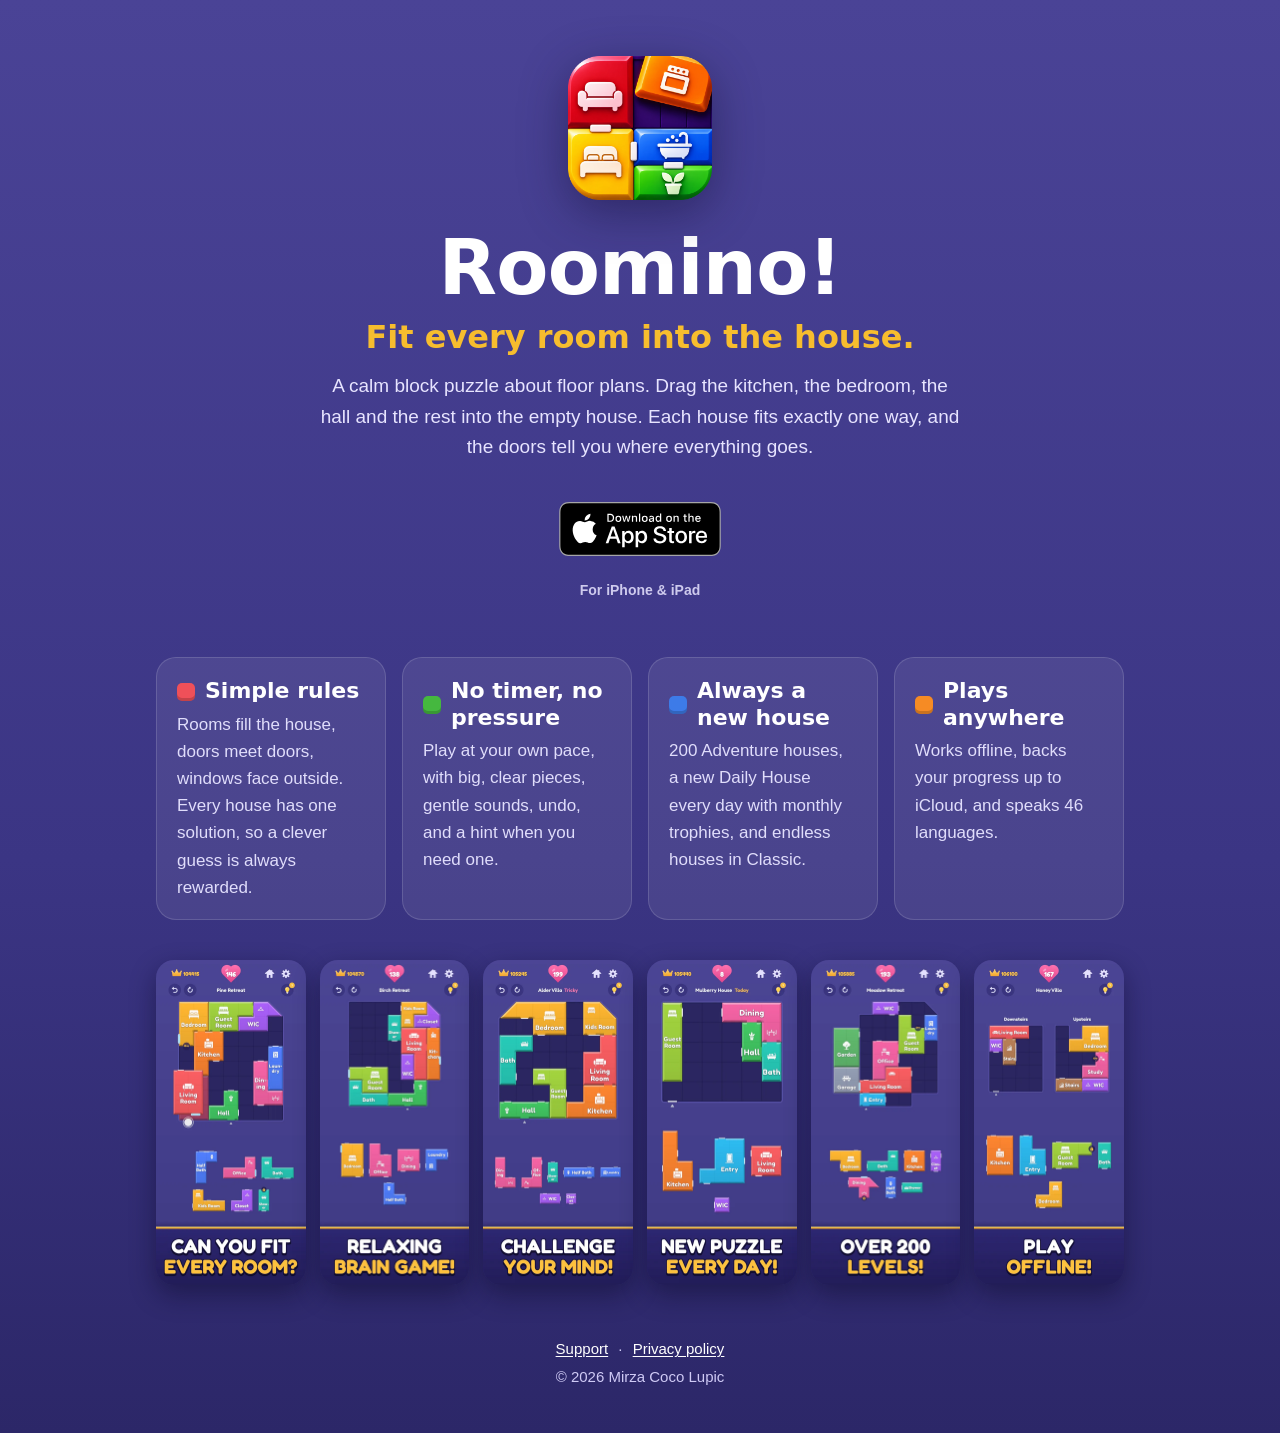
<file: index.html>
<!doctype html>
<html lang="en">
<head>
<meta charset="utf-8">
<meta name="viewport" content="width=device-width, initial-scale=1">
<title>Roomino! – a calm floor-plan puzzle</title>
<meta name="description" content="Fit every room into the house, and make every door meet a door. A calm block puzzle about floor plans, with 200 houses and a new house every day. For iPhone and iPad.">
<meta name="theme-color" content="#4a4396">
<meta name="color-scheme" content="light">
<link rel="canonical" href="https://roominogame.com/">
<link rel="icon" href="/favicon.ico" sizes="any">
<link rel="icon" type="image/png" href="/favicon-32.png" sizes="32x32">
<link rel="apple-touch-icon" href="/apple-touch-icon.png">
<link rel="stylesheet" href="/assets/site.css">
<meta property="og:type" content="website">
<meta property="og:site_name" content="Roomino!">
<meta property="og:title" content="Roomino! – a calm floor-plan puzzle">
<meta property="og:description" content="Fit every room into the house, and make every door meet a door. For iPhone and iPad.">
<meta property="og:url" content="https://roominogame.com/">
<meta property="og:image" content="https://roominogame.com/assets/og-image.png">
<meta property="og:image:width" content="1200">
<meta property="og:image:height" content="630">
<meta name="twitter:card" content="summary_large_image">
</head>
<body class="home">
<main class="wrap">
  <section class="hero">
    <img class="icon" src="/assets/icon-512.png" width="144" height="144" alt="The Roomino! app icon: colourful rooms fitted together">
    <h1>Roomino!</h1>
    <p class="tagline">Fit every room into the house.</p>
    <p class="lead">A calm block puzzle about floor plans. Drag the kitchen, the bedroom, the hall and the rest into the empty house. Each house fits exactly one way, and the doors tell you where everything goes.</p>
    <p class="get">
      <a class="store" href="https://apps.apple.com/app/id6832124341"><img src="/assets/app-store-badge.svg" width="162" height="54" alt="Download on the App Store"></a>
      <small>For iPhone &amp; iPad</small>
    </p>
  </section>

  <section class="features" aria-label="What's in the game">
    <div class="feature" style="--tile: var(--red)">
      <h2>Simple rules</h2>
      <p>Rooms fill the house, doors meet doors, windows face outside. Every house has one solution, so a clever guess is always rewarded.</p>
    </div>
    <div class="feature" style="--tile: var(--green)">
      <h2>No timer, no pressure</h2>
      <p>Play at your own pace, with big, clear pieces, gentle sounds, undo, and a hint when you need one.</p>
    </div>
    <div class="feature" style="--tile: var(--blue)">
      <h2>Always a new house</h2>
      <p>200 Adventure houses, a new Daily House every day with monthly trophies, and endless houses in Classic.</p>
    </div>
    <div class="feature" style="--tile: var(--orange)">
      <h2>Plays anywhere</h2>
      <p>Works offline, backs your progress up to iCloud, and speaks 46 languages.</p>
    </div>
  </section>

  <ul class="shots" aria-label="Screenshots">
    <li><img src="/assets/shots/1-can-you-fit-every-room.webp" width="600" height="1305" loading="lazy" alt="A half-built house with rooms waiting below it: can you fit every room?"></li>
    <li><img src="/assets/shots/2-relaxing-brain-game.webp" width="600" height="1305" loading="lazy" alt="A relaxing brain game"></li>
    <li><img src="/assets/shots/3-challenge-your-mind.webp" width="600" height="1305" loading="lazy" alt="Challenge your mind"></li>
    <li><img src="/assets/shots/4-new-puzzle-every-day.webp" width="600" height="1305" loading="lazy" alt="A new puzzle every day"></li>
    <li><img src="/assets/shots/5-over-200-levels.webp" width="600" height="1305" loading="lazy" alt="Over 200 levels on the Adventure map"></li>
    <li><img src="/assets/shots/6-play-offline.webp" width="600" height="1305" loading="lazy" alt="Play offline"></li>
  </ul>
</main>
<footer class="site-foot">
  <nav><a href="/support/">Support</a> · <a href="/privacy/">Privacy policy</a></nav>
  <div>© 2026 Mirza Coco Lupic</div>
</footer>
</body>
</html>
</file>
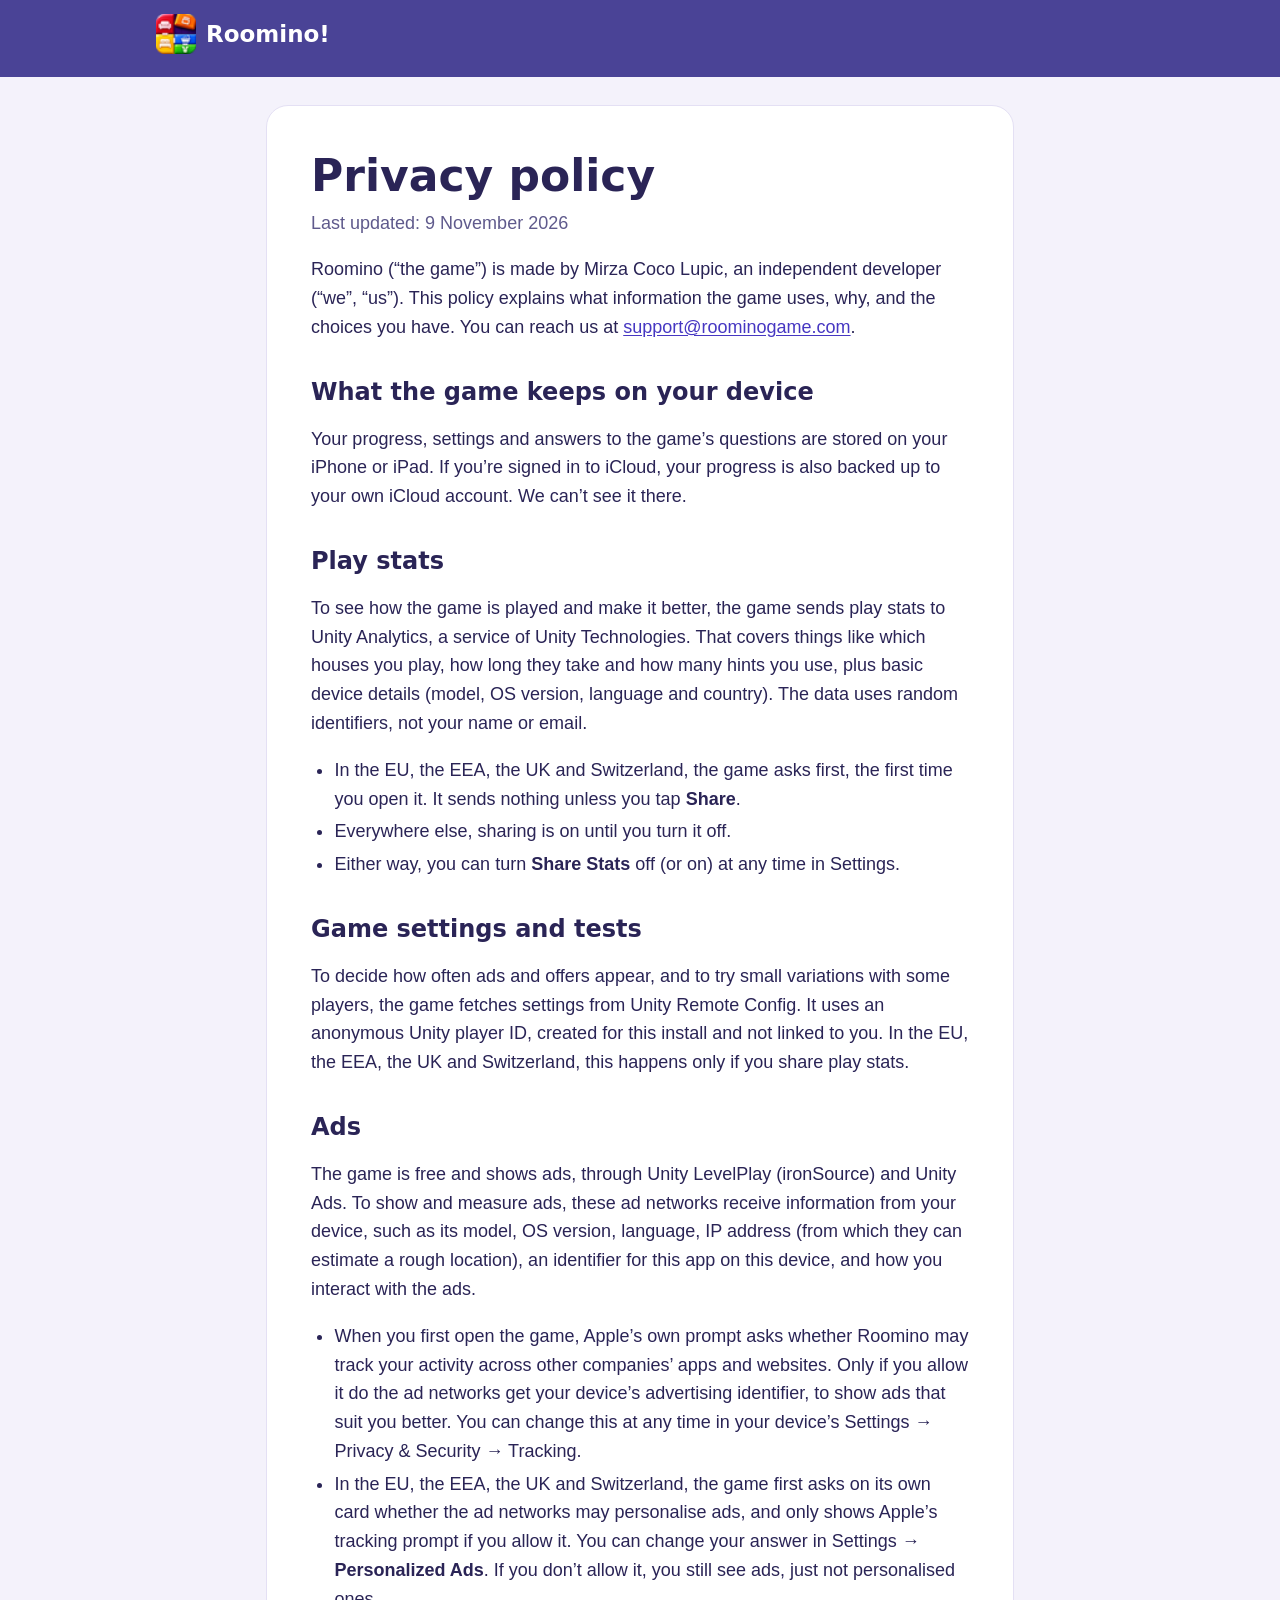
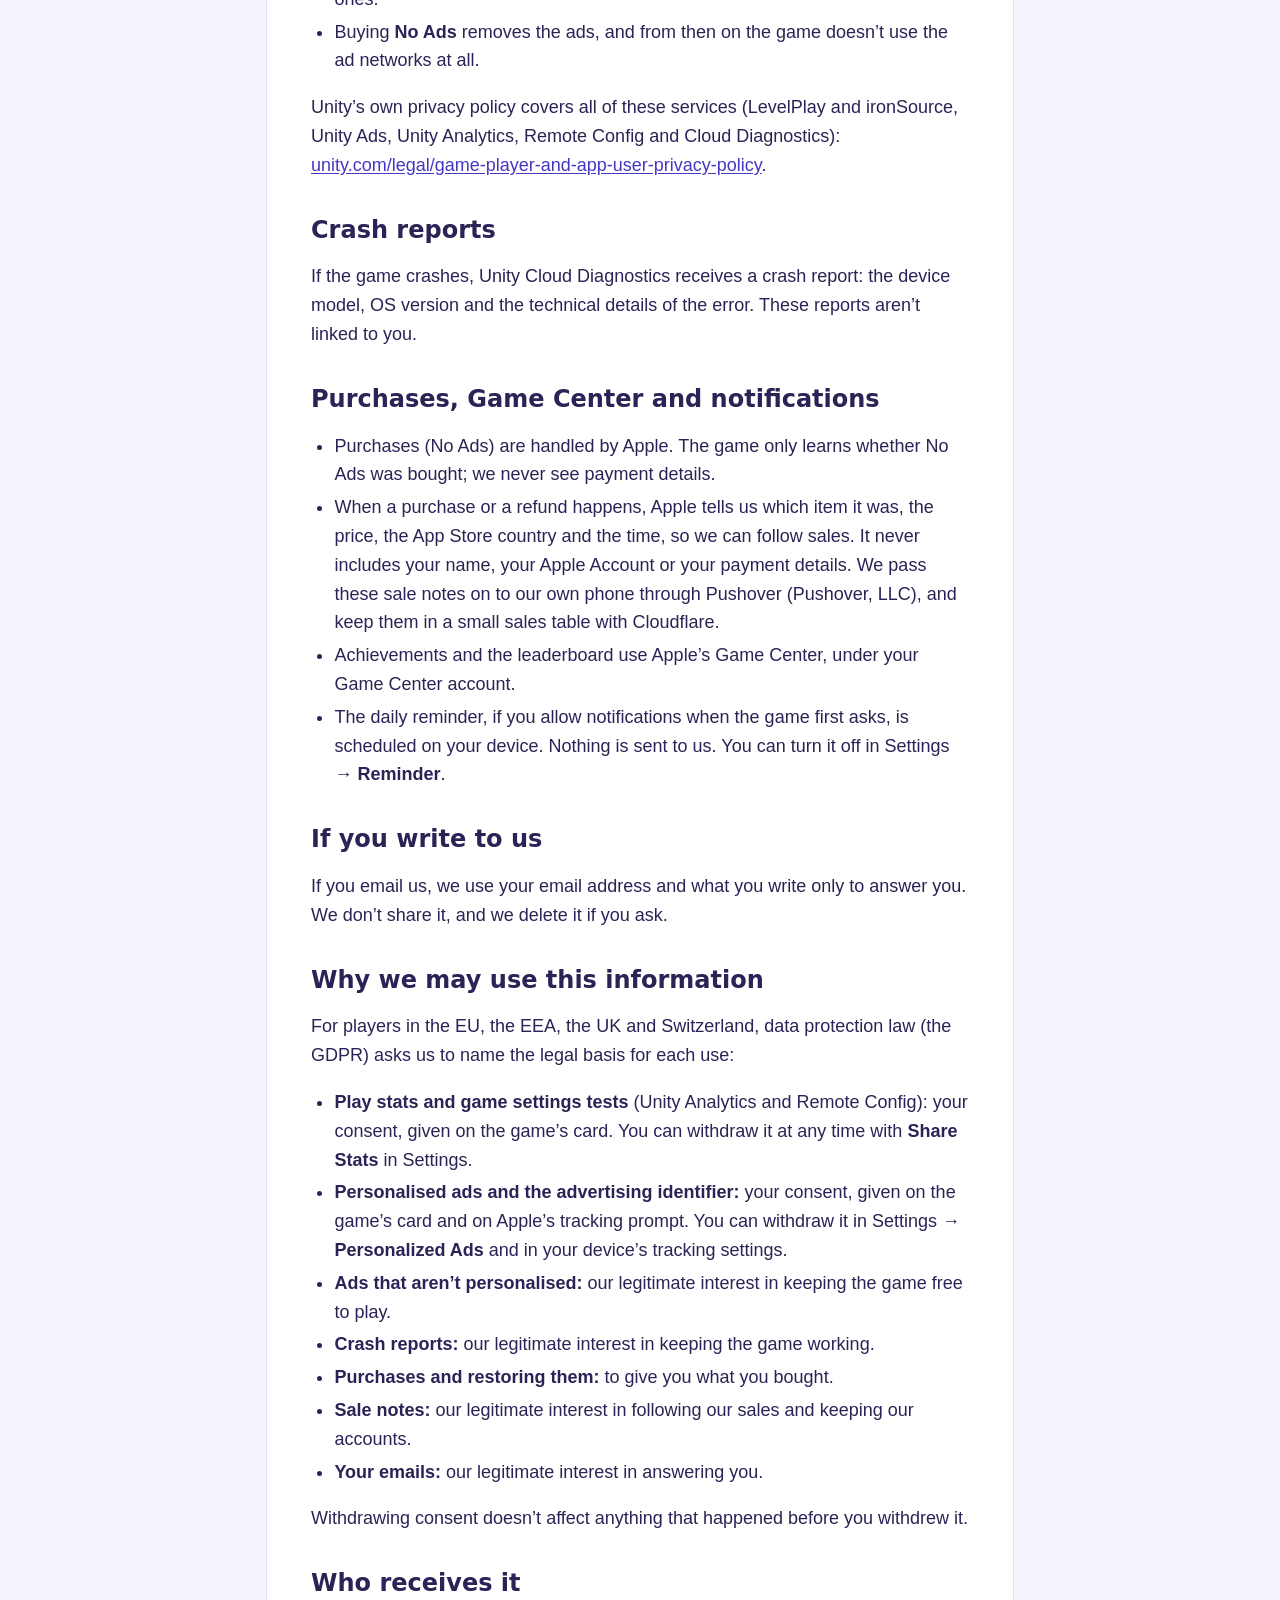
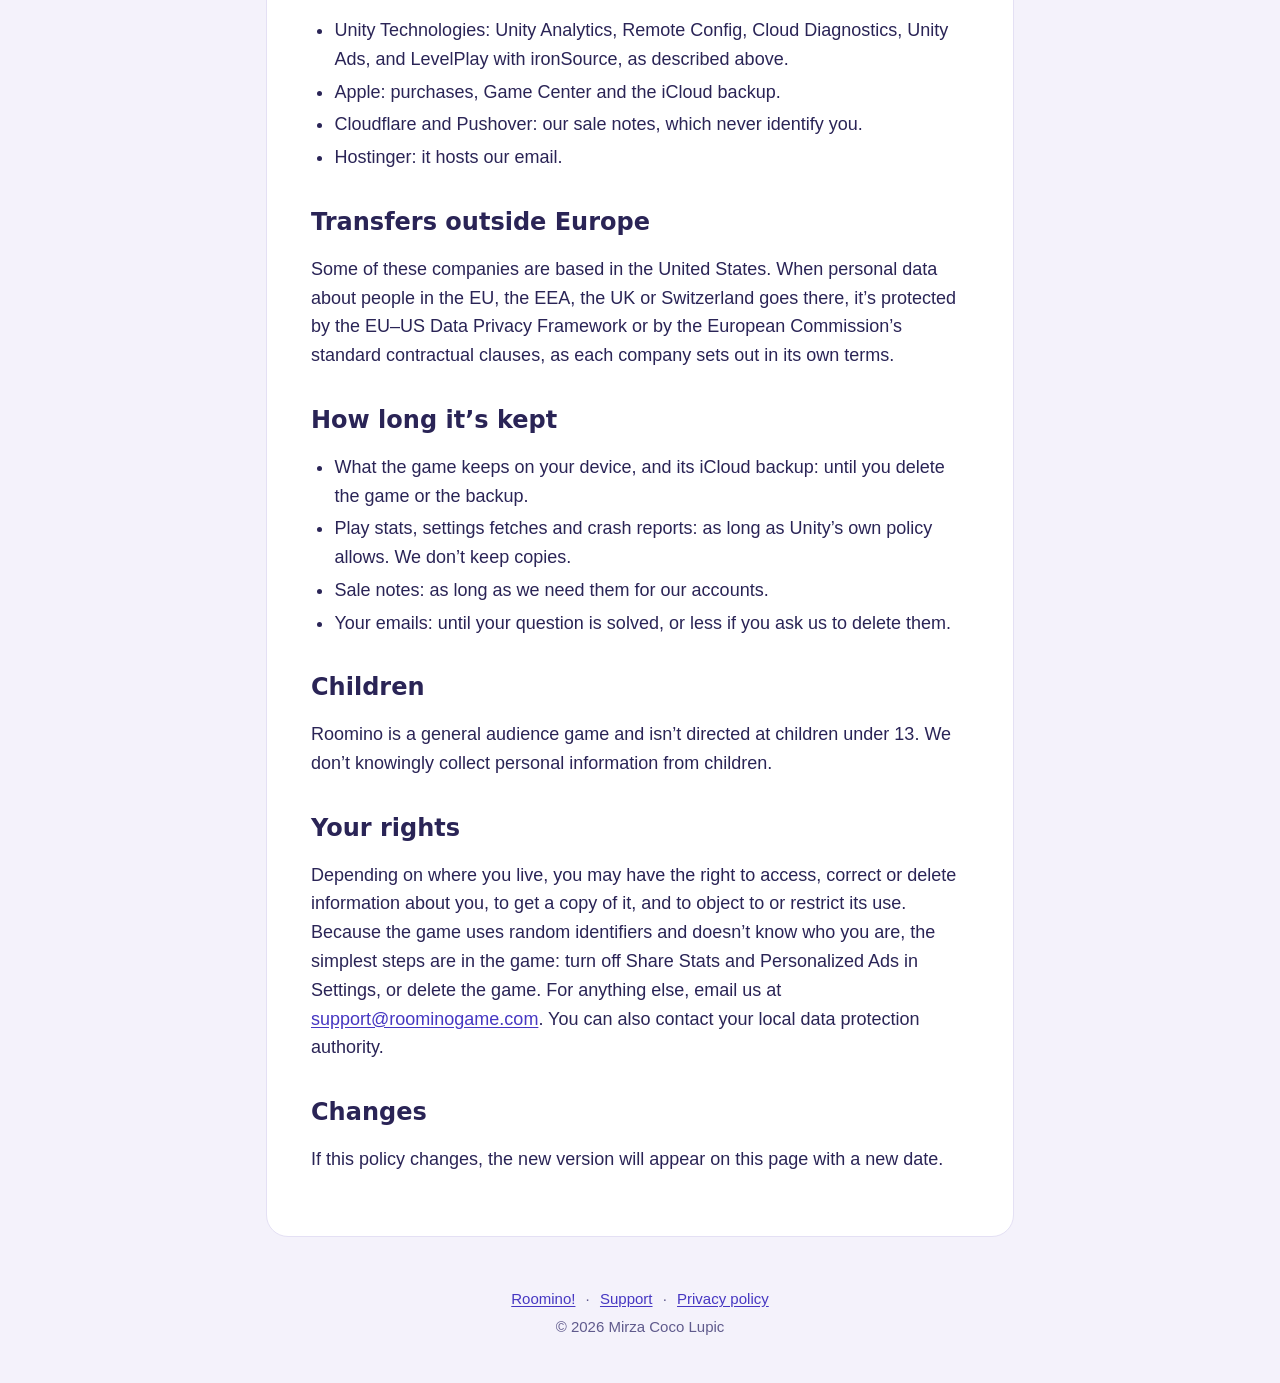
<file: privacy/index.html>
<!doctype html>
<html lang="en">
<head>
<meta charset="utf-8">
<meta name="viewport" content="width=device-width, initial-scale=1">
<title>Privacy policy – Roomino!</title>
<meta name="description" content="What information Roomino! uses, why, and the choices you have.">
<meta name="theme-color" content="#4a4396">
<meta name="color-scheme" content="light">
<link rel="canonical" href="https://roominogame.com/privacy/">
<link rel="icon" href="/favicon.ico" sizes="any">
<link rel="icon" type="image/png" href="/favicon-32.png" sizes="32x32">
<link rel="apple-touch-icon" href="/apple-touch-icon.png">
<link rel="stylesheet" href="/assets/site.css">
</head>
<body>
<header class="bar"><div class="wrap"><a href="/"><img src="/favicon-32.png" srcset="/assets/icon-512.png 2x" width="40" height="40" alt=""><span class="brand">Roomino!</span></a></div></header>
<main class="page">
<article class="card">
<h1>Privacy policy</h1>
<p class="meta">Last updated: 9 November 2026</p>

<p>Roomino (“the game”) is made by Mirza Coco Lupic, an independent developer (“we”, “us”). This policy explains what information the game uses, why, and the choices you have. You can reach us at <a href="mailto:support@roominogame.com">support@roominogame.com</a>.</p>

<h2>What the game keeps on your device</h2>
<p>Your progress, settings and answers to the game’s questions are stored on your iPhone or iPad. If you’re signed in to iCloud, your progress is also backed up to your own iCloud account. We can’t see it there.</p>

<h2>Play stats</h2>
<p>To see how the game is played and make it better, the game sends play stats to Unity Analytics, a service of Unity Technologies. That covers things like which houses you play, how long they take and how many hints you use, plus basic device details (model, OS version, language and country). The data uses random identifiers, not your name or email.</p>
<ul>
  <li>In the EU, the EEA, the UK and Switzerland, the game asks first, the first time you open it. It sends nothing unless you tap <strong>Share</strong>.</li>
  <li>Everywhere else, sharing is on until you turn it off.</li>
  <li>Either way, you can turn <strong>Share Stats</strong> off (or on) at any time in Settings.</li>
</ul>

<h2>Game settings and tests</h2>
<p>To decide how often ads and offers appear, and to try small variations with some players, the game fetches settings from Unity Remote Config. It uses an anonymous Unity player ID, created for this install and not linked to you. In the EU, the EEA, the UK and Switzerland, this happens only if you share play stats.</p>

<h2>Ads</h2>
<p>The game is free and shows ads, through Unity LevelPlay (ironSource) and Unity Ads. To show and measure ads, these ad networks receive information from your device, such as its model, OS version, language, IP address (from which they can estimate a rough location), an identifier for this app on this device, and how you interact with the ads.</p>
<ul>
  <li>When you first open the game, Apple’s own prompt asks whether Roomino may track your activity across other companies’ apps and websites. Only if you allow it do the ad networks get your device’s advertising identifier, to show ads that suit you better. You can change this at any time in your device’s Settings → Privacy &amp; Security → Tracking.</li>
  <li>In the EU, the EEA, the UK and Switzerland, the game first asks on its own card whether the ad networks may personalise ads, and only shows Apple’s tracking prompt if you allow it. You can change your answer in Settings → <strong>Personalized Ads</strong>. If you don’t allow it, you still see ads, just not personalised ones.</li>
  <li>Buying <strong>No Ads</strong> removes the ads, and from then on the game doesn’t use the ad networks at all.</li>
</ul>
<p>Unity’s own privacy policy covers all of these services (LevelPlay and ironSource, Unity Ads, Unity Analytics, Remote Config and Cloud Diagnostics): <a href="https://unity.com/legal/game-player-and-app-user-privacy-policy">unity.com/legal/game-player-and-app-user-privacy-policy</a>.</p>

<h2>Crash reports</h2>
<p>If the game crashes, Unity Cloud Diagnostics receives a crash report: the device model, OS version and the technical details of the error. These reports aren’t linked to you.</p>

<h2>Purchases, Game Center and notifications</h2>
<ul>
  <li>Purchases (No Ads) are handled by Apple. The game only learns whether No Ads was bought; we never see payment details.</li>
  <li>When a purchase or a refund happens, Apple tells us which item it was, the price, the App Store country and the time, so we can follow sales. It never includes your name, your Apple Account or your payment details. We pass these sale notes on to our own phone through Pushover (Pushover, LLC), and keep them in a small sales table with Cloudflare.</li>
  <li>Achievements and the leaderboard use Apple’s Game Center, under your Game Center account.</li>
  <li>The daily reminder, if you allow notifications when the game first asks, is scheduled on your device. Nothing is sent to us. You can turn it off in Settings → <strong>Reminder</strong>.</li>
</ul>

<h2>If you write to us</h2>
<p>If you email us, we use your email address and what you write only to answer you. We don’t share it, and we delete it if you ask.</p>

<h2>Why we may use this information</h2>
<p>For players in the EU, the EEA, the UK and Switzerland, data protection law (the GDPR) asks us to name the legal basis for each use:</p>
<ul>
  <li><strong>Play stats and game settings tests</strong> (Unity Analytics and Remote Config): your consent, given on the game’s card. You can withdraw it at any time with <strong>Share Stats</strong> in Settings.</li>
  <li><strong>Personalised ads and the advertising identifier:</strong> your consent, given on the game’s card and on Apple’s tracking prompt. You can withdraw it in Settings → <strong>Personalized Ads</strong> and in your device’s tracking settings.</li>
  <li><strong>Ads that aren’t personalised:</strong> our legitimate interest in keeping the game free to play.</li>
  <li><strong>Crash reports:</strong> our legitimate interest in keeping the game working.</li>
  <li><strong>Purchases and restoring them:</strong> to give you what you bought.</li>
  <li><strong>Sale notes:</strong> our legitimate interest in following our sales and keeping our accounts.</li>
  <li><strong>Your emails:</strong> our legitimate interest in answering you.</li>
</ul>
<p>Withdrawing consent doesn’t affect anything that happened before you withdrew it.</p>

<h2>Who receives it</h2>
<ul>
  <li>Unity Technologies: Unity Analytics, Remote Config, Cloud Diagnostics, Unity Ads, and LevelPlay with ironSource, as described above.</li>
  <li>Apple: purchases, Game Center and the iCloud backup.</li>
  <li>Cloudflare and Pushover: our sale notes, which never identify you.</li>
  <li>Hostinger: it hosts our email.</li>
</ul>

<h2>Transfers outside Europe</h2>
<p>Some of these companies are based in the United States. When personal data about people in the EU, the EEA, the UK or Switzerland goes there, it’s protected by the EU–US Data Privacy Framework or by the European Commission’s standard contractual clauses, as each company sets out in its own terms.</p>

<h2>How long it’s kept</h2>
<ul>
  <li>What the game keeps on your device, and its iCloud backup: until you delete the game or the backup.</li>
  <li>Play stats, settings fetches and crash reports: as long as Unity’s own policy allows. We don’t keep copies.</li>
  <li>Sale notes: as long as we need them for our accounts.</li>
  <li>Your emails: until your question is solved, or less if you ask us to delete them.</li>
</ul>

<h2>Children</h2>
<p>Roomino is a general audience game and isn’t directed at children under 13. We don’t knowingly collect personal information from children.</p>

<h2>Your rights</h2>
<p>Depending on where you live, you may have the right to access, correct or delete information about you, to get a copy of it, and to object to or restrict its use. Because the game uses random identifiers and doesn’t know who you are, the simplest steps are in the game: turn off Share Stats and Personalized Ads in Settings, or delete the game. For anything else, email us at <a href="mailto:support@roominogame.com">support@roominogame.com</a>. You can also contact your local data protection authority.</p>

<h2>Changes</h2>
<p>If this policy changes, the new version will appear on this page with a new date.</p>
</article>
</main>
<footer class="site-foot">
  <nav><a href="/">Roomino!</a> · <a href="/support/">Support</a> · <a href="/privacy/">Privacy policy</a></nav>
  <div>© 2026 Mirza Coco Lupic</div>
</footer>
</body>
</html>
</file>
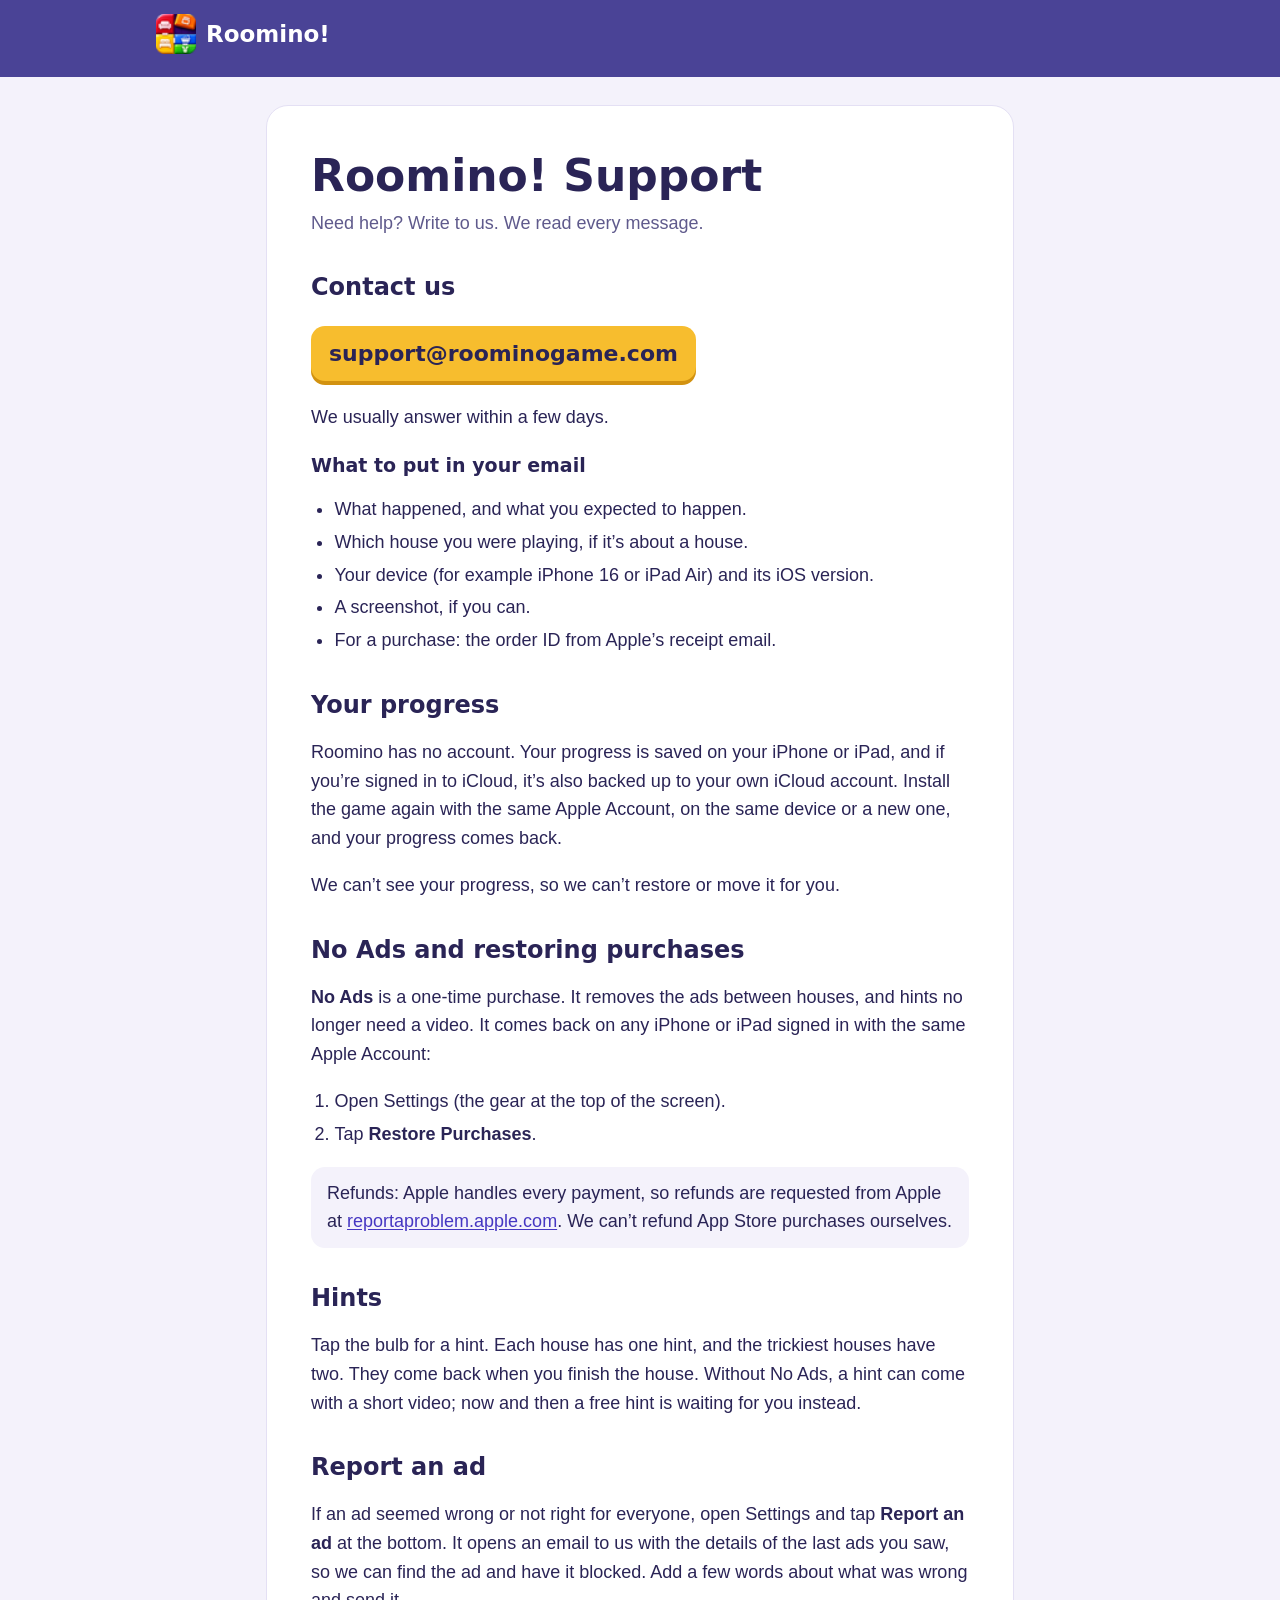
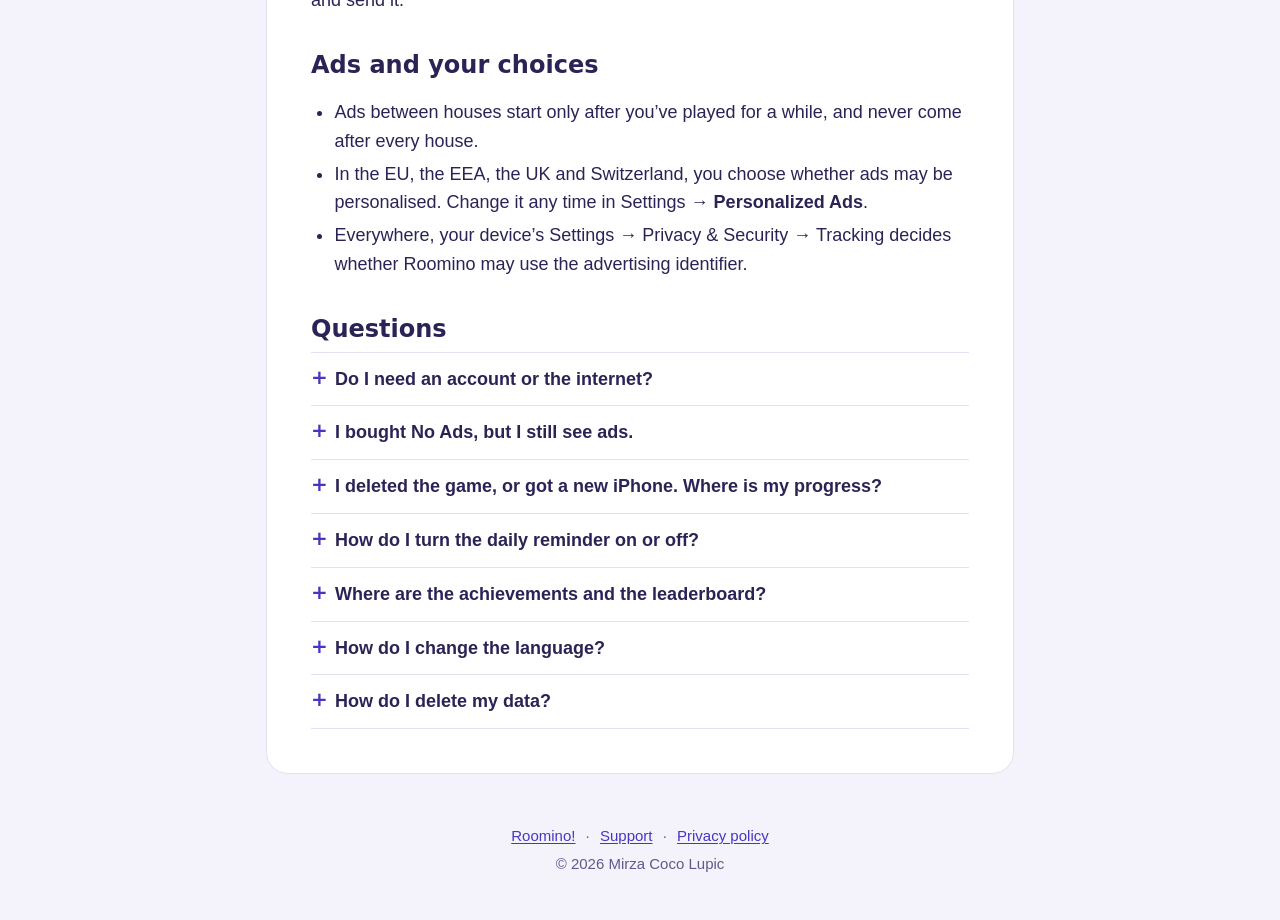
<file: support/index.html>
<!doctype html>
<html lang="en">
<head>
<meta charset="utf-8">
<meta name="viewport" content="width=device-width, initial-scale=1">
<title>Support – Roomino!</title>
<meta name="description" content="Help with Roomino!: contact us, restore No Ads, your progress, hints, ads and more.">
<meta name="theme-color" content="#4a4396">
<meta name="color-scheme" content="light">
<link rel="canonical" href="https://roominogame.com/support/">
<link rel="icon" href="/favicon.ico" sizes="any">
<link rel="icon" type="image/png" href="/favicon-32.png" sizes="32x32">
<link rel="apple-touch-icon" href="/apple-touch-icon.png">
<link rel="stylesheet" href="/assets/site.css">
</head>
<body>
<header class="bar"><div class="wrap"><a href="/"><img src="/favicon-32.png" srcset="/assets/icon-512.png 2x" width="40" height="40" alt=""><span class="brand">Roomino!</span></a></div></header>
<main class="page">
<article class="card">
<h1>Roomino! Support</h1>
<p class="meta">Need help? Write to us. We read every message.</p>

<h2>Contact us</h2>
<p><a class="mail" href="mailto:support@roominogame.com?subject=Roomino!%20support">support@roominogame.com</a></p>
<p>We usually answer within a few days.</p>

<h3>What to put in your email</h3>
<ul>
  <li>What happened, and what you expected to happen.</li>
  <li>Which house you were playing, if it’s about a house.</li>
  <li>Your device (for example iPhone 16 or iPad Air) and its iOS version.</li>
  <li>A screenshot, if you can.</li>
  <li>For a purchase: the order ID from Apple’s receipt email.</li>
</ul>

<h2>Your progress</h2>
<p>Roomino has no account. Your progress is saved on your iPhone or iPad, and if you’re signed in to iCloud, it’s also backed up to your own iCloud account. Install the game again with the same Apple Account, on the same device or a new one, and your progress comes back.</p>
<p>We can’t see your progress, so we can’t restore or move it for you.</p>

<h2>No Ads and restoring purchases</h2>
<p><strong>No Ads</strong> is a one-time purchase. It removes the ads between houses, and hints no longer need a video. It comes back on any iPhone or iPad signed in with the same Apple Account:</p>
<ol>
  <li>Open Settings (the gear at the top of the screen).</li>
  <li>Tap <strong>Restore Purchases</strong>.</li>
</ol>
<p class="note">Refunds: Apple handles every payment, so refunds are requested from Apple at <a href="https://reportaproblem.apple.com">reportaproblem.apple.com</a>. We can’t refund App Store purchases ourselves.</p>

<h2>Hints</h2>
<p>Tap the bulb for a hint. Each house has one hint, and the trickiest houses have two. They come back when you finish the house. Without No Ads, a hint can come with a short video; now and then a free hint is waiting for you instead.</p>

<h2>Report an ad</h2>
<p>If an ad seemed wrong or not right for everyone, open Settings and tap <strong>Report an ad</strong> at the bottom. It opens an email to us with the details of the last ads you saw, so we can find the ad and have it blocked. Add a few words about what was wrong and send it.</p>

<h2>Ads and your choices</h2>
<ul>
  <li>Ads between houses start only after you’ve played for a while, and never come after every house.</li>
  <li>In the EU, the EEA, the UK and Switzerland, you choose whether ads may be personalised. Change it any time in Settings → <strong>Personalized Ads</strong>.</li>
  <li>Everywhere, your device’s Settings → Privacy &amp; Security → Tracking decides whether Roomino may use the advertising identifier.</li>
</ul>

<h2>Questions</h2>
<details>
  <summary>Do I need an account or the internet?</summary>
  <p>No account, ever. The game plays offline. Ads and hint videos need a connection.</p>
</details>
<details>
  <summary>I bought No Ads, but I still see ads.</summary>
  <p>Close the game, open it again and wait a moment. Then tap Restore Purchases in Settings. Still seeing ads? Email us with the order ID from Apple’s receipt.</p>
</details>
<details>
  <summary>I deleted the game, or got a new iPhone. Where is my progress?</summary>
  <p>Sign in to iCloud with the same Apple Account and install Roomino again: your progress comes back from your iCloud backup. If iCloud was off, we have no copy, so it can’t be brought back.</p>
</details>
<details>
  <summary>How do I turn the daily reminder on or off?</summary>
  <p>In Settings → <strong>Reminder</strong>. Your device’s Settings app also lists Roomino! under Notifications, where you can turn all of its notifications off.</p>
</details>
<details>
  <summary>Where are the achievements and the leaderboard?</summary>
  <p>Tap <strong>Achievements</strong> in Settings. They use Apple’s Game Center, so sign in to Game Center in your device’s Settings to keep them.</p>
</details>
<details>
  <summary>How do I change the language?</summary>
  <p>In Settings → <strong>Language</strong>. Roomino speaks 46 languages.</p>
</details>
<details>
  <summary>How do I delete my data?</summary>
  <p>Delete the game: what it keeps is on your device and in your own iCloud. To stop play stats, turn off Share Stats in Settings. If you emailed us, ask and we’ll delete your emails. See the <a href="/privacy/">privacy policy</a>.</p>
</details>
</article>
</main>
<footer class="site-foot">
  <nav><a href="/">Roomino!</a> · <a href="/support/">Support</a> · <a href="/privacy/">Privacy policy</a></nav>
  <div>© 2026 Mirza Coco Lupic</div>
</footer>
</body>
</html>
</file>
<file: assets/site.css>
/* roominogame.com: one stylesheet for every page. The colours are the game's: its purple, its gold, its rooms. */
:root {
  --purple: #4a4396; --purple-2: #3b3584; --purple-deep: #2c2768;
  --gold: #f7bd2e; --gold-deep: #d29210;
  --ink: #2a2456; --muted: #5f5a8c; --line: #e4e0f4; --mist: #f4f2fb; --paper: #ffffff; --link: #4637c2;
  --red: #ef5059; --orange: #f68b24; --green: #45b83f; --blue: #3d7be8; --pink: #e8559a; --teal: #1fae9d;
  --round: ui-rounded, "SF Pro Rounded", "Arial Rounded MT Bold", "Nunito", system-ui, sans-serif;
  --text: -apple-system, BlinkMacSystemFont, "Segoe UI", Roboto, "Helvetica Neue", Arial, sans-serif;
}
* { box-sizing: border-box; }
html { -webkit-text-size-adjust: 100%; text-size-adjust: 100%; }
body { margin: 0; font: 18px/1.6 var(--text); color: var(--ink); background: var(--mist); }
img { max-width: 100%; height: auto; display: block; }
a { color: var(--link); text-underline-offset: 2px; }
a:focus-visible, summary:focus-visible { outline: 3px solid var(--gold); outline-offset: 3px; border-radius: 6px; }
h1, h2, h3, .brand, .tagline, .mail { font-family: var(--round); font-weight: 800; }
h1, h2, h3 { line-height: 1.2; }
.wrap { max-width: 1000px; margin: 0 auto; padding: 0 16px; }

/* Landing page */
body.home { min-height: 100vh; color: #fff;
  background: var(--purple-deep) linear-gradient(180deg, var(--purple) 0%, var(--purple-2) 60%, var(--purple-deep) 100%) no-repeat; }
.hero { text-align: center; padding: 56px 0 28px; }
.hero .icon { width: 144px; height: 144px; margin: 0 auto 22px; filter: drop-shadow(0 12px 24px rgba(16, 12, 48, .45)); }
.hero h1 { font-size: clamp(46px, 10vw, 76px); margin: 0; letter-spacing: -0.01em; }
.tagline { color: var(--gold); font-size: clamp(22px, 4.6vw, 32px); margin: 4px 0 14px; line-height: 1.25; }
.lead { max-width: 640px; margin: 0 auto; color: #e7e4ff; font-size: 19px; }
/* Apple's own "Download on the App Store" badge, unaltered, with clear space of at least a quarter of its height */
.get { margin: 26px 0 0; }
.get .store { display: inline-block; padding: 14px; border-radius: 12px; }
.get .store img { width: 162px; height: 54px; }
.get small { display: block; margin-top: 2px; font: 600 14px/1.3 var(--text); color: #e7e4ff; opacity: .85; }

.features { display: grid; grid-template-columns: repeat(auto-fit, minmax(220px, 1fr)); gap: 16px; padding: 30px 0 10px; }
.feature { background: rgba(255, 255, 255, .08); border: 1px solid rgba(255, 255, 255, .14); border-radius: 20px; padding: 20px 20px 18px; }
.feature h2 { font-size: 22px; margin: 0 0 6px; display: flex; align-items: center; gap: 10px; }
.feature h2::before { content: ""; width: 18px; height: 18px; border-radius: 5px; background: var(--tile, var(--gold)); flex: none;
  box-shadow: inset 0 -3px 0 rgba(0, 0, 0, .18); }
.feature p { margin: 0; color: #e0ddfb; font-size: 17px; }

.shots { list-style: none; margin: 22px 0 0; padding: 8px 0 18px; display: grid; grid-auto-flow: column;
  grid-auto-columns: minmax(150px, 42%); gap: 14px; overflow-x: auto; scroll-snap-type: x mandatory; }
.shots li { scroll-snap-align: start; }
.shots img { border-radius: 18px; box-shadow: 0 10px 26px rgba(12, 9, 40, .45); }
@media (min-width: 900px) { .shots { grid-auto-flow: row; grid-template-columns: repeat(6, 1fr); overflow: visible; } }

/* Pages with text: support, privacy */
.bar { background: var(--purple); }
.bar .wrap { padding-top: 14px; padding-bottom: 14px; }
.bar a { color: #fff; text-decoration: none; display: inline-flex; align-items: center; gap: 10px; }
.bar img { width: 40px; height: 40px; }
.bar .brand { font-size: 23px; }
.page { max-width: 780px; margin: 0 auto; padding: 28px 16px 40px; }
.card { background: var(--paper); border: 1px solid var(--line); border-radius: 22px; padding: clamp(20px, 5vw, 44px); }
.page h1 { font-size: clamp(32px, 7vw, 44px); margin: 0 0 6px; }
.page h2 { font-size: 24px; margin: 36px 0 8px; }
.page h3 { font-size: 19px; margin: 22px 0 4px; }
.meta { color: var(--muted); margin: 0 0 18px; }
.page ul, .page ol { padding-left: 1.3em; }
.page li { margin: 4px 0; }
.mail { display: inline-block; margin: 6px 0 4px; padding: 10px 18px; border-radius: 14px; background: var(--gold); color: var(--ink);
  font-size: clamp(18px, 4.6vw, 22px); text-decoration: none; box-shadow: 0 4px 0 var(--gold-deep); overflow-wrap: anywhere; }
.note { background: var(--mist); border-radius: 14px; padding: 12px 16px; }
details { border-top: 1px solid var(--line); padding: 12px 0; }
details:last-of-type { border-bottom: 1px solid var(--line); }
summary { cursor: pointer; font-weight: 700; list-style: none; display: flex; gap: 10px; }
summary::-webkit-details-marker { display: none; }
summary::before { content: "+"; font: 800 20px/1.25 var(--round); color: var(--link); width: 14px; flex: none; }
details[open] summary::before { content: "\2013"; }
details p, details ol, details ul { margin: 8px 0 4px 24px; }

.site-foot { text-align: center; color: var(--muted); font-size: 15px; padding: 10px 16px 44px; }
.site-foot nav { margin-bottom: 4px; }
.site-foot a { margin: 0 6px; }
body.home .site-foot { color: #cfcaf5; padding-top: 34px; }
body.home .site-foot a { color: #fff; }
</file>
